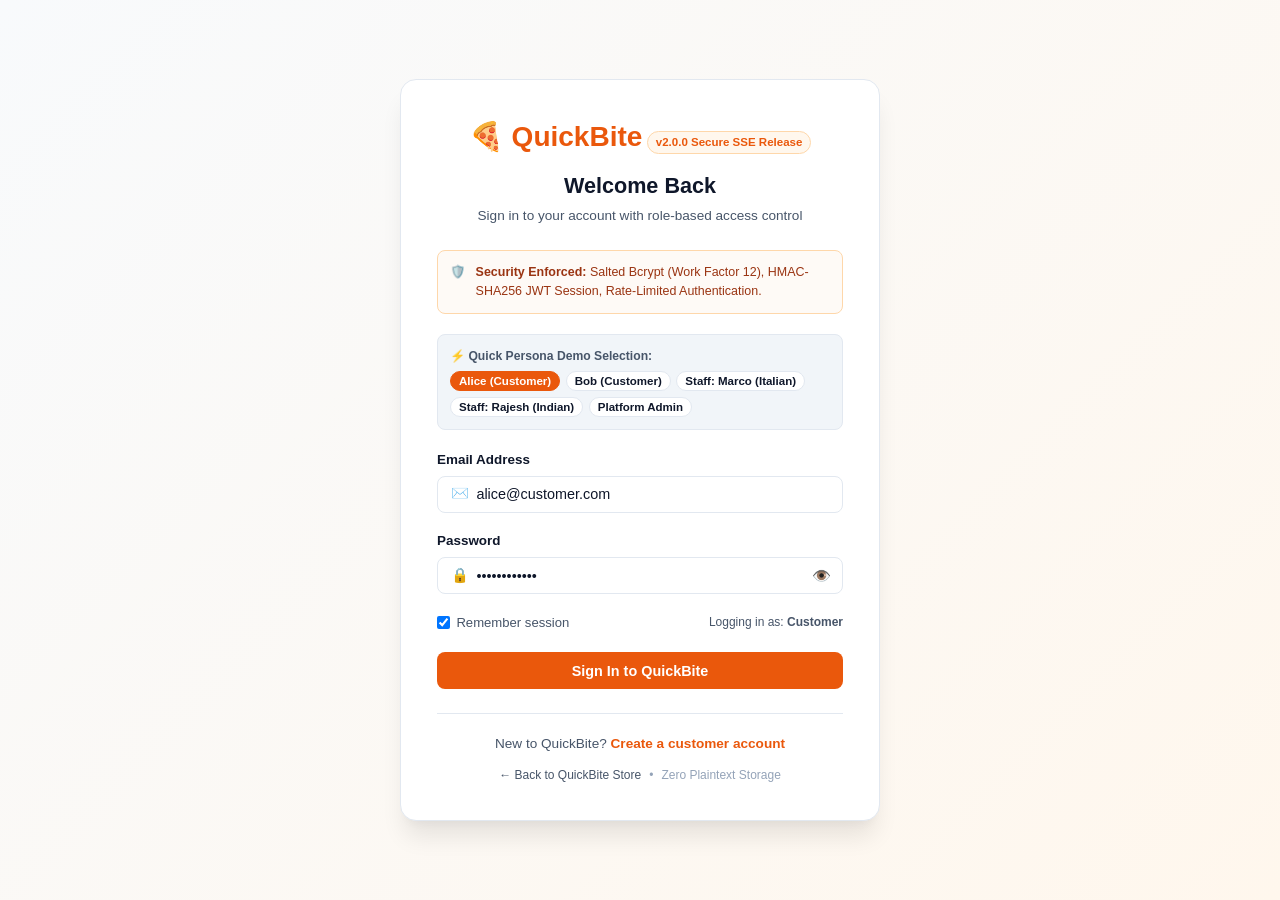
<file: frontend/login.html>
<!DOCTYPE html>
<html lang="en">
<head>
  <meta charset="UTF-8">
  <meta name="viewport" content="width=device-width, initial-scale=1.0">
  <title>Login — QuickBite Secure Portal</title>
  <link rel="stylesheet" href="styles.css">
</head>
<body class="auth-page-body">

  <div class="auth-container">
    <div class="auth-card">
      
      <!-- Brand & Header -->
      <div class="auth-header">
        <div class="auth-brand">
          <span class="auth-icon">🍕</span>
          <span class="auth-brand-text">QuickBite</span>
        </div>
        <div class="auth-version-badge">v2.0.0 Secure SSE Release</div>
        <h1 class="auth-title">Welcome Back</h1>
        <p class="auth-subtitle">Sign in to your account with role-based access control</p>
      </div>

      <!-- Security Trust Bar -->
      <div class="auth-security-notice">
        <div class="notice-icon">🛡️</div>
        <div class="notice-text">
          <strong>Security Enforced:</strong> Salted Bcrypt (Work Factor 12), HMAC-SHA256 JWT Session, Rate-Limited Authentication.
        </div>
      </div>

      <!-- Quick Persona Selection (For Evaluation Convenience) -->
      <div class="persona-section">
        <div class="persona-label">⚡ Quick Persona Demo Selection:</div>
        <div class="persona-chips">
          <button type="button" class="persona-chip active" onclick="selectPersona('alice')">Alice (Customer)</button>
          <button type="button" class="persona-chip" onclick="selectPersona('bob')">Bob (Customer)</button>
          <button type="button" class="persona-chip" onclick="selectPersona('staff1')">Staff: Marco (Italian)</button>
          <button type="button" class="persona-chip" onclick="selectPersona('staff2')">Staff: Rajesh (Indian)</button>
          <button type="button" class="persona-chip" onclick="selectPersona('admin')">Platform Admin</button>
        </div>
      </div>

      <!-- Alert / Feedback Banner -->
      <div id="auth-alert" class="alert-box" style="display: none;"></div>

      <!-- Login Form -->
      <form id="login-form" onsubmit="handleLoginSubmit(event)" novalidate>
        <div class="form-group">
          <label class="form-label" for="email-input">Email Address</label>
          <div class="input-wrapper">
            <span class="input-icon">✉️</span>
            <input 
              type="email" 
              id="email-input" 
              class="form-input with-icon" 
              placeholder="name@example.com" 
              required 
              autocomplete="email"
              value="alice@customer.com"
            >
          </div>
        </div>

        <div class="form-group">
          <label class="form-label" for="password-input">Password</label>
          <div class="input-wrapper">
            <span class="input-icon">🔒</span>
            <input 
              type="password" 
              id="password-input" 
              class="form-input with-icon" 
              placeholder="••••••••" 
              required 
              autocomplete="current-password"
              value="Customer@123"
            >
            <button type="button" class="password-toggle-btn" onclick="togglePasswordVisibility('password-input', this)">👁️</button>
          </div>
        </div>

        <div class="form-row-between">
          <label class="checkbox-label">
            <input type="checkbox" id="remember-me" checked>
            <span>Remember session</span>
          </label>
          <span class="badge-role-hint" id="role-hint">Logging in as: <strong>Customer</strong></span>
        </div>

        <button type="submit" id="login-btn" class="btn-primary btn-block">
          <span id="login-btn-text">Sign In to QuickBite</span>
          <span id="login-btn-spinner" class="spinner" style="display: none;"></span>
        </button>
      </form>

      <!-- Footer Links -->
      <div class="auth-footer">
        <p>New to QuickBite? <a href="/register" class="auth-link">Create a customer account</a></p>
        <div class="auth-meta">
          <a href="/" class="auth-link-secondary">← Back to QuickBite Store</a>
          <span class="divider">•</span>
          <span class="security-tag">Zero Plaintext Storage</span>
        </div>
      </div>

    </div>
  </div>

  <script>
    const PERSONAS = {
      alice: { email: 'alice@customer.com', password: 'Customer@123', label: 'Customer', role: 'customer' },
      bob: { email: 'bob@customer.com', password: 'Customer@123', label: 'Customer', role: 'customer' },
      staff1: { email: 'staff1@quickbite.com', password: 'Staff@123', label: 'Restaurant Staff (Bella Italia)', role: 'restaurant_staff' },
      staff2: { email: 'staff2@quickbite.com', password: 'Staff@123', label: 'Restaurant Staff (Spice Craft)', role: 'restaurant_staff' },
      admin: { email: 'admin@quickbite.com', password: 'Admin@123', label: 'Platform Administrator', role: 'admin' }
    };

    function selectPersona(key) {
      document.querySelectorAll('.persona-chip').forEach(c => c.classList.remove('active'));
      event.target.classList.add('active');
      const p = PERSONAS[key];
      if (p) {
        document.getElementById('email-input').value = p.email;
        document.getElementById('password-input').value = p.password;
        document.getElementById('role-hint').innerHTML = `Logging in as: <strong>${p.label}</strong>`;
        showAlert('', 'hide');
      }
    }

    function togglePasswordVisibility(inputId, btn) {
      const input = document.getElementById(inputId);
      if (input.type === 'password') {
        input.type = 'text';
        btn.textContent = '🙈';
      } else {
        input.type = 'password';
        btn.textContent = '👁️';
      }
    }

    function showAlert(message, type) {
      const box = document.getElementById('auth-alert');
      if (type === 'hide') {
        box.style.display = 'none';
        return;
      }
      box.textContent = message;
      box.className = `alert-box alert-${type}`;
      box.style.display = 'block';
    }

    async function handleLoginSubmit(event) {
      event.preventDefault();
      const email = document.getElementById('email-input').value.trim();
      const password = document.getElementById('password-input').value;
      const btn = document.getElementById('login-btn');
      const btnText = document.getElementById('login-btn-text');
      const btnSpinner = document.getElementById('login-btn-spinner');

      if (!email || !password) {
        showAlert('Please provide both email and password.', 'error');
        return;
      }

      btn.disabled = true;
      btnText.textContent = 'Verifying Credentials...';
      btnSpinner.style.display = 'inline-block';
      showAlert('', 'hide');

      try {
        const response = await fetch('/api/auth/login', {
          method: 'POST',
          headers: { 'Content-Type': 'application/json' },
          body: JSON.stringify({ email, password })
        });

        const data = await response.json();

        if (!response.ok) {
          showAlert(data.detail || 'Authentication failed. Please check your credentials.', 'error');
          btn.disabled = false;
          btnText.textContent = 'Sign In to QuickBite';
          btnSpinner.style.display = 'none';
          return;
        }

        // Store JWT token and user profile securely in localStorage
        localStorage.setItem('quickbite_token', data.access_token);
        localStorage.setItem('quickbite_user', JSON.stringify(data.user));

        showAlert(`Authentication successful! Welcome, ${data.user.full_name}. Redirecting...`, 'success');
        btnText.textContent = 'Redirecting...';

        setTimeout(() => {
          window.location.href = '/';
        }, 600);

      } catch (err) {
        console.error('Login network error', err);
        showAlert('Network error or server unreachable. Please verify backend is running.', 'error');
        btn.disabled = false;
        btnText.textContent = 'Sign In to QuickBite';
        btnSpinner.style.display = 'none';
      }
    }

    // Check if already authenticated
    window.addEventListener('DOMContentLoaded', () => {
      const token = localStorage.getItem('quickbite_token');
      if (token) {
        // Option to continue with existing session
        fetch('/api/auth/me', {
          headers: { 'Authorization': `Bearer ${token}` }
        }).then(r => {
          if (r.ok) {
            showAlert('Active session detected. Redirecting to application...', 'success');
            setTimeout(() => { window.location.href = '/'; }, 500);
          }
        }).catch(() => {});
      }
    });
  </script>
</body>
</html>
</file>
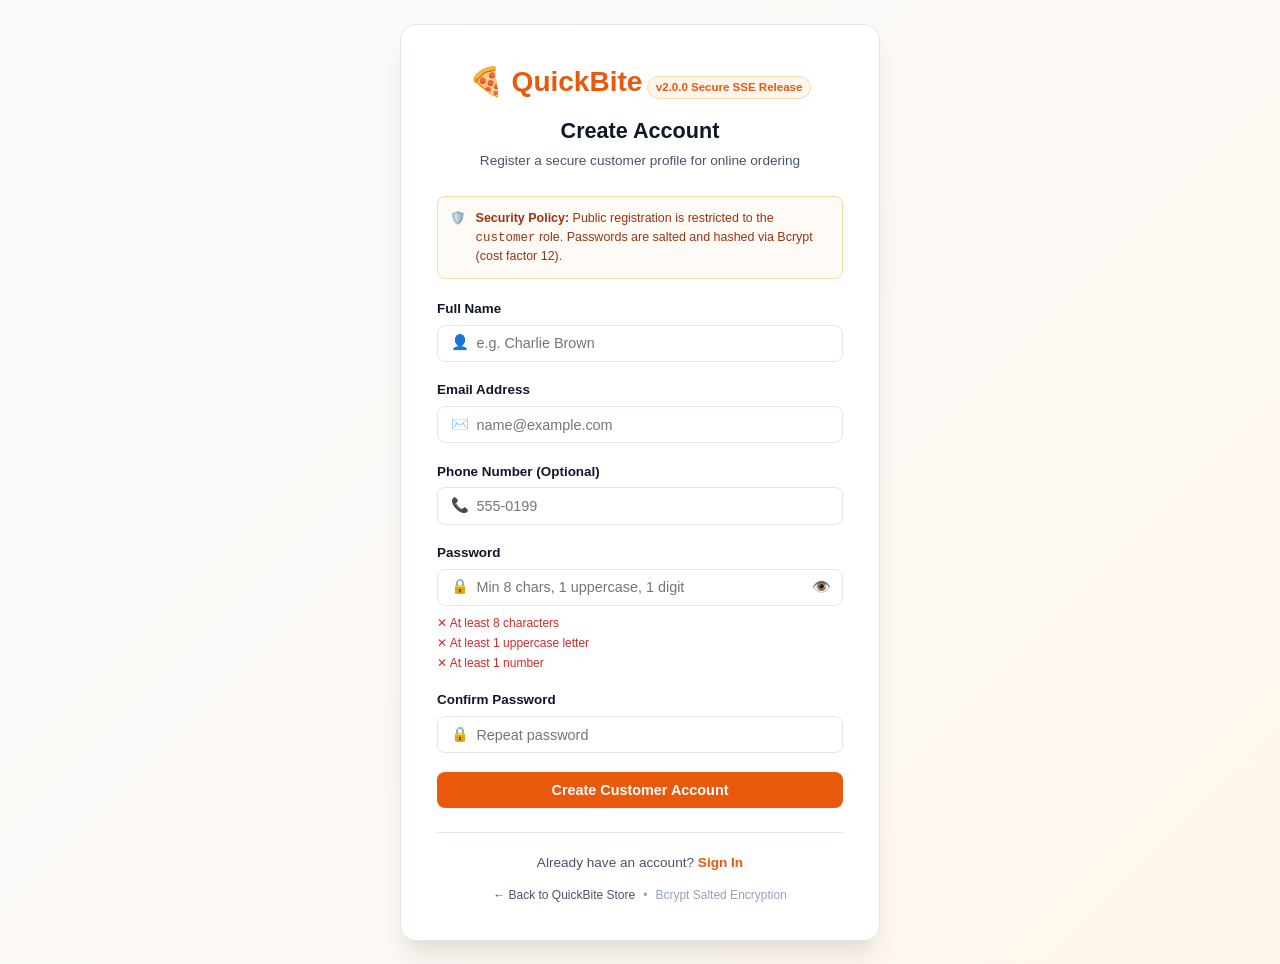
<file: frontend/register.html>
<!DOCTYPE html>
<html lang="en">
<head>
  <meta charset="UTF-8">
  <meta name="viewport" content="width=device-width, initial-scale=1.0">
  <title>Register — QuickBite Secure Portal</title>
  <link rel="stylesheet" href="styles.css">
</head>
<body class="auth-page-body">

  <div class="auth-container">
    <div class="auth-card">
      
      <!-- Brand & Header -->
      <div class="auth-header">
        <div class="auth-brand">
          <span class="auth-icon">🍕</span>
          <span class="auth-brand-text">QuickBite</span>
        </div>
        <div class="auth-version-badge">v2.0.0 Secure SSE Release</div>
        <h1 class="auth-title">Create Account</h1>
        <p class="auth-subtitle">Register a secure customer profile for online ordering</p>
      </div>

      <!-- Security Trust Bar -->
      <div class="auth-security-notice">
        <div class="notice-icon">🛡️</div>
        <div class="notice-text">
          <strong>Security Policy:</strong> Public registration is restricted to the <code>customer</code> role. Passwords are salted and hashed via Bcrypt (cost factor 12).
        </div>
      </div>

      <!-- Alert / Feedback Banner -->
      <div id="auth-alert" class="alert-box" style="display: none;"></div>

      <!-- Register Form -->
      <form id="register-form" onsubmit="handleRegisterSubmit(event)" novalidate>
        <div class="form-group">
          <label class="form-label" for="name-input">Full Name</label>
          <div class="input-wrapper">
            <span class="input-icon">👤</span>
            <input 
              type="text" 
              id="name-input" 
              class="form-input with-icon" 
              placeholder="e.g. Charlie Brown" 
              required 
              autocomplete="name"
            >
          </div>
        </div>

        <div class="form-group">
          <label class="form-label" for="email-input">Email Address</label>
          <div class="input-wrapper">
            <span class="input-icon">✉️</span>
            <input 
              type="email" 
              id="email-input" 
              class="form-input with-icon" 
              placeholder="name@example.com" 
              required 
              autocomplete="email"
            >
          </div>
        </div>

        <div class="form-group">
          <label class="form-label" for="phone-input">Phone Number (Optional)</label>
          <div class="input-wrapper">
            <span class="input-icon">📞</span>
            <input 
              type="tel" 
              id="phone-input" 
              class="form-input with-icon" 
              placeholder="555-0199" 
              autocomplete="tel"
            >
          </div>
        </div>

        <div class="form-group">
          <label class="form-label" for="password-input">Password</label>
          <div class="input-wrapper">
            <span class="input-icon">🔒</span>
            <input 
              type="password" 
              id="password-input" 
              class="form-input with-icon" 
              placeholder="Min 8 chars, 1 uppercase, 1 digit" 
              required 
              autocomplete="new-password"
              oninput="checkPasswordStrength(this.value)"
            >
            <button type="button" class="password-toggle-btn" onclick="togglePasswordVisibility('password-input', this)">👁️</button>
          </div>
          <!-- Password strength indicators -->
          <div class="password-checklist">
            <div id="pw-len" class="pw-check-item">✕ At least 8 characters</div>
            <div id="pw-upper" class="pw-check-item">✕ At least 1 uppercase letter</div>
            <div id="pw-num" class="pw-check-item">✕ At least 1 number</div>
          </div>
        </div>

        <div class="form-group">
          <label class="form-label" for="confirm-password-input">Confirm Password</label>
          <div class="input-wrapper">
            <span class="input-icon">🔒</span>
            <input 
              type="password" 
              id="confirm-password-input" 
              class="form-input with-icon" 
              placeholder="Repeat password" 
              required 
              autocomplete="new-password"
            >
          </div>
        </div>

        <button type="submit" id="register-btn" class="btn-primary btn-block">
          <span id="register-btn-text">Create Customer Account</span>
          <span id="register-btn-spinner" class="spinner" style="display: none;"></span>
        </button>
      </form>

      <!-- Footer Links -->
      <div class="auth-footer">
        <p>Already have an account? <a href="/login" class="auth-link">Sign In</a></p>
        <div class="auth-meta">
          <a href="/" class="auth-link-secondary">← Back to QuickBite Store</a>
          <span class="divider">•</span>
          <span class="security-tag">Bcrypt Salted Encryption</span>
        </div>
      </div>

    </div>
  </div>

  <script>
    function togglePasswordVisibility(inputId, btn) {
      const input = document.getElementById(inputId);
      if (input.type === 'password') {
        input.type = 'text';
        btn.textContent = '🙈';
      } else {
        input.type = 'password';
        btn.textContent = '👁️';
      }
    }

    function checkPasswordStrength(val) {
      const lenOk = val.length >= 8;
      const upperOk = /[A-Z]/.test(val);
      const numOk = /[0-9]/.test(val);

      updateCheckItem('pw-len', lenOk, 'At least 8 characters');
      updateCheckItem('pw-upper', upperOk, 'At least 1 uppercase letter');
      updateCheckItem('pw-num', numOk, 'At least 1 number');
    }

    function updateCheckItem(id, isOk, text) {
      const el = document.getElementById(id);
      if (isOk) {
        el.className = 'pw-check-item pw-ok';
        el.textContent = `✓ ${text}`;
      } else {
        el.className = 'pw-check-item';
        el.textContent = `✕ ${text}`;
      }
    }

    function showAlert(message, type) {
      const box = document.getElementById('auth-alert');
      if (type === 'hide') {
        box.style.display = 'none';
        return;
      }
      box.textContent = message;
      box.className = `alert-box alert-${type}`;
      box.style.display = 'block';
    }

    async function handleRegisterSubmit(event) {
      event.preventDefault();
      const fullName = document.getElementById('name-input').value.trim();
      const email = document.getElementById('email-input').value.trim();
      const phone = document.getElementById('phone-input').value.trim() || null;
      const password = document.getElementById('password-input').value;
      const confirmPassword = document.getElementById('confirm-password-input').value;

      const btn = document.getElementById('register-btn');
      const btnText = document.getElementById('register-btn-text');
      const btnSpinner = document.getElementById('register-btn-spinner');

      if (!fullName || !email || !password) {
        showAlert('Please fill in all required fields.', 'error');
        return;
      }

      if (password !== confirmPassword) {
        showAlert('Passwords do not match. Please verify.', 'error');
        return;
      }

      if (password.length < 8 || !/[A-Z]/.test(password) || !/[0-9]/.test(password)) {
        showAlert('Password must be at least 8 characters long, contain an uppercase letter and a number.', 'error');
        return;
      }

      btn.disabled = true;
      btnText.textContent = 'Creating Account...';
      btnSpinner.style.display = 'inline-block';
      showAlert('', 'hide');

      try {
        const payload = {
          full_name: fullName,
          email: email,
          password: password,
          role: 'customer',
          phone: phone
        };

        const response = await fetch('/api/auth/register', {
          method: 'POST',
          headers: { 'Content-Type': 'application/json' },
          body: JSON.stringify(payload)
        });

        const data = await response.json();

        if (!response.ok) {
          showAlert(data.detail || 'Registration failed.', 'error');
          btn.disabled = false;
          btnText.textContent = 'Create Customer Account';
          btnSpinner.style.display = 'none';
          return;
        }

        showAlert('Account created successfully! Redirecting to login...', 'success');
        btnText.textContent = 'Redirecting to Login...';

        setTimeout(() => {
          window.location.href = '/login';
        }, 1000);

      } catch (err) {
        console.error('Registration network error', err);
        showAlert('Network error or server unreachable.', 'error');
        btn.disabled = false;
        btnText.textContent = 'Create Customer Account';
        btnSpinner.style.display = 'none';
      }
    }
  </script>
</body>
</html>
</file>
<file: frontend/styles.css>
/* ==============================================================================
   QuickBite — Secure Online Food Ordering Platform
   Release: v2.0.0 End-Semester Laboratory Examination
   Design System: Modern Food-Ordering Clean Light Theme with Warm Neutrals
============================================================================== */

:root {
  /* Color Palette */
  --primary: #ea580c;          /* Warm vibrant saffron orange */
  --primary-hover: #c2410c;    /* Deep orange */
  --primary-light: #fff7ed;    /* Warm peach tint */
  --primary-border: #fed7aa;   /* Soft orange border */
  
  --secondary: #059669;        /* Emerald green */
  --secondary-light: #ecfdf5;  /* Soft emerald tint */
  --secondary-border: #a7f3d0;

  --accent-blue: #2563eb;       /* Professional blue */
  --accent-blue-light: #eff6ff;

  --danger: #dc2626;           /* Crimson red */
  --danger-light: #fef2f2;
  --danger-border: #fecaca;

  --warning: #d97706;          /* Amber */
  --warning-light: #fffbeb;

  /* Surfaces and Neutrals */
  --bg-main: #f8fafc;          /* Slate 50 clean background */
  --bg-card: #ffffff;          /* Pure white card */
  --bg-subtle: #f1f5f9;        /* Slate 100 neutral */
  --bg-warm: #fefaf6;          /* Warm cream neutral */
  
  --text-primary: #0f172a;     /* Slate 900 */
  --text-secondary: #475569;   /* Slate 600 */
  --text-muted: #94a3b8;       /* Slate 400 */
  --border-color: #e2e8f0;     /* Slate 200 */
  --border-focus: #fdba74;     /* Focus ring */

  /* Dimensions & Spacing */
  --radius-xs: 4px;
  --radius-sm: 8px;
  --radius-md: 12px;
  --radius-lg: 16px;
  --radius-full: 9999px;

  /* Elevation Shadows */
  --shadow-xs: 0 1px 2px rgba(0, 0, 0, 0.04);
  --shadow-sm: 0 1px 3px rgba(0, 0, 0, 0.06), 0 1px 2px rgba(0, 0, 0, 0.04);
  --shadow-md: 0 4px 6px -1px rgba(0, 0, 0, 0.07), 0 2px 4px -2px rgba(0, 0, 0, 0.05);
  --shadow-lg: 0 10px 15px -3px rgba(0, 0, 0, 0.08), 0 4px 6px -4px rgba(0, 0, 0, 0.04);
  --shadow-xl: 0 20px 25px -5px rgba(0, 0, 0, 0.09), 0 8px 10px -6px rgba(0, 0, 0, 0.04);

  --font-family: -apple-system, BlinkMacSystemFont, "Segoe UI", Roboto, "Helvetica Neue", Arial, sans-serif;
}

/* Base Reset */
*, *::before, *::after {
  box-sizing: border-box;
  margin: 0;
  padding: 0;
}

body {
  font-family: var(--font-family);
  background-color: var(--bg-main);
  color: var(--text-primary);
  line-height: 1.5;
  min-height: 100vh;
  display: flex;
  flex-direction: column;
  -webkit-font-smoothing: antialiased;
}

/* ==============================================================================
   Navbar & Navigation
============================================================================== */
.navbar {
  background: var(--bg-card);
  border-bottom: 1px solid var(--border-color);
  padding: 0.75rem 2rem;
  display: flex;
  justify-content: space-between;
  align-items: center;
  position: sticky;
  top: 0;
  z-index: 1000;
  box-shadow: var(--shadow-sm);
}

.brand {
  display: flex;
  align-items: center;
  gap: 0.6rem;
  text-decoration: none;
  font-weight: 800;
  font-size: 1.35rem;
  color: var(--primary);
  cursor: pointer;
  letter-spacing: -0.02em;
}

.brand-badge {
  background: var(--primary-light);
  color: var(--primary);
  font-size: 0.7rem;
  font-weight: 700;
  padding: 2px 8px;
  border-radius: var(--radius-full);
  border: 1px solid var(--primary-border);
  text-transform: uppercase;
  letter-spacing: 0.04em;
}

.nav-links {
  display: flex;
  gap: 0.5rem;
  align-items: center;
}

.nav-btn {
  background: none;
  border: none;
  padding: 0.5rem 0.9rem;
  font-size: 0.9rem;
  font-weight: 600;
  color: var(--text-secondary);
  cursor: pointer;
  border-radius: var(--radius-sm);
  transition: all 0.15s ease-in-out;
}

.nav-btn:hover {
  color: var(--primary);
  background: var(--primary-light);
}

.nav-btn.active {
  color: var(--primary);
  background: var(--primary-light);
  font-weight: 700;
}

.navbar-right {
  display: flex;
  align-items: center;
  gap: 0.85rem;
}

.user-badge-container {
  display: flex;
  align-items: center;
  gap: 0.5rem;
  background: var(--bg-subtle);
  padding: 0.35rem 0.75rem;
  border-radius: var(--radius-full);
  border: 1px solid var(--border-color);
  font-size: 0.82rem;
  font-weight: 600;
}

.user-role-pill {
  font-size: 0.72rem;
  padding: 2px 6px;
  border-radius: var(--radius-full);
  font-weight: 700;
  text-transform: uppercase;
}

.role-customer { background: #dbeafe; color: #1e40af; }
.role-staff { background: #fef3c7; color: #92400e; }
.role-admin { background: #f3e8ff; color: #6b21a8; }

.cart-btn {
  background: var(--primary-light);
  color: var(--primary);
  border: 1px solid var(--primary-border);
  padding: 0.45rem 1rem;
  border-radius: var(--radius-full);
  font-weight: 700;
  font-size: 0.9rem;
  cursor: pointer;
  display: flex;
  align-items: center;
  gap: 0.5rem;
  transition: all 0.15s ease;
}

.cart-btn:hover {
  background: var(--primary);
  color: #ffffff;
}

.cart-badge {
  background: var(--primary);
  color: #ffffff;
  font-size: 0.75rem;
  padding: 2px 6px;
  border-radius: var(--radius-full);
  min-width: 18px;
  text-align: center;
}

.cart-btn:hover .cart-badge {
  background: #ffffff;
  color: var(--primary);
}

/* ==============================================================================
   Main Container & Security Posture Card
============================================================================== */
.container {
  max-width: 1240px;
  margin: 1.5rem auto 3rem auto;
  padding: 0 1.25rem;
  flex: 1;
  width: 100%;
}

/* Security Trust Banner */
.security-banner {
  background: linear-gradient(135deg, #ffffff 0%, #fffbf7 100%);
  border: 1px solid #fed7aa;
  border-left: 4px solid var(--primary);
  border-radius: var(--radius-md);
  padding: 0.9rem 1.25rem;
  margin-bottom: 1.75rem;
  display: flex;
  justify-content: space-between;
  align-items: center;
  box-shadow: var(--shadow-xs);
}

.security-banner-title {
  display: flex;
  align-items: center;
  gap: 0.5rem;
  font-weight: 700;
  font-size: 0.9rem;
  color: #9a3412;
}

.security-banner-tags {
  display: flex;
  gap: 0.5rem;
  font-size: 0.75rem;
  color: var(--text-secondary);
}

.sec-pill {
  background: #ffffff;
  border: 1px solid var(--border-color);
  padding: 2px 8px;
  border-radius: var(--radius-sm);
  font-weight: 600;
}

.btn-sec-posture {
  background: #ffffff;
  color: var(--primary);
  border: 1px solid var(--primary-border);
  padding: 0.35rem 0.75rem;
  border-radius: var(--radius-sm);
  font-size: 0.8rem;
  font-weight: 700;
  cursor: pointer;
  transition: all 0.15s;
}

.btn-sec-posture:hover {
  background: var(--primary);
  color: #ffffff;
}

/* Section Header */
.section-header {
  display: flex;
  justify-content: space-between;
  align-items: center;
  margin-bottom: 1.25rem;
}

.section-title {
  font-size: 1.4rem;
  font-weight: 800;
  color: var(--text-primary);
  letter-spacing: -0.01em;
}

.section-subtitle {
  font-size: 0.88rem;
  color: var(--text-secondary);
  margin-top: 2px;
}

/* ==============================================================================
   Restaurant & Food Cards Grid
============================================================================== */
.grid-restaurants {
  display: grid;
  grid-template-columns: repeat(auto-fill, minmax(320px, 1fr));
  gap: 1.25rem;
  margin-bottom: 2.5rem;
}

.restaurant-card {
  background: var(--bg-card);
  border: 1px solid var(--border-color);
  border-radius: var(--radius-md);
  padding: 1.25rem;
  cursor: pointer;
  transition: all 0.2s ease;
  box-shadow: var(--shadow-xs);
  display: flex;
  flex-direction: column;
  justify-content: space-between;
  position: relative;
}

.restaurant-card:hover {
  border-color: var(--primary-border);
  box-shadow: var(--shadow-md);
  transform: translateY(-2px);
}

.restaurant-card.active-restaurant {
  border: 2px solid var(--primary);
  background: #fffdfa;
  box-shadow: var(--shadow-md);
}

.rest-card-header {
  display: flex;
  justify-content: space-between;
  align-items: flex-start;
  margin-bottom: 0.5rem;
}

.rest-card-name {
  font-size: 1.15rem;
  font-weight: 750;
  color: var(--text-primary);
}

.rest-cuisine-badge {
  background: var(--primary-light);
  color: var(--primary);
  font-size: 0.72rem;
  font-weight: 700;
  padding: 2px 8px;
  border-radius: var(--radius-full);
}

.rest-card-info {
  font-size: 0.84rem;
  color: var(--text-secondary);
  margin-bottom: 0.75rem;
}

.rest-card-footer {
  display: flex;
  justify-content: space-between;
  align-items: center;
  font-size: 0.8rem;
  font-weight: 600;
  padding-top: 0.75rem;
  border-top: 1px solid var(--border-color);
}

.active-indicator {
  display: flex;
  align-items: center;
  gap: 4px;
  color: var(--secondary);
}

.active-dot {
  width: 7px;
  height: 7px;
  border-radius: 50%;
  background-color: var(--secondary);
  display: inline-block;
}

/* Category Filter Bar */
.filter-bar {
  display: flex;
  gap: 0.5rem;
  overflow-x: auto;
  padding-bottom: 0.5rem;
  margin-bottom: 1.5rem;
}

.filter-chip {
  background: var(--bg-card);
  border: 1px solid var(--border-color);
  padding: 0.4rem 0.9rem;
  border-radius: var(--radius-full);
  font-size: 0.82rem;
  font-weight: 600;
  color: var(--text-secondary);
  cursor: pointer;
  white-space: nowrap;
  transition: all 0.15s;
}

.filter-chip:hover {
  border-color: var(--primary);
  color: var(--primary);
}

.filter-chip.active {
  background: var(--primary);
  color: #ffffff;
  border-color: var(--primary);
}

/* Menu Grid */
.menu-grid {
  display: grid;
  grid-template-columns: repeat(auto-fill, minmax(280px, 1fr));
  gap: 1.25rem;
}

.food-card {
  background: var(--bg-card);
  border: 1px solid var(--border-color);
  border-radius: var(--radius-md);
  padding: 1.25rem;
  display: flex;
  flex-direction: column;
  justify-content: space-between;
  box-shadow: var(--shadow-xs);
  transition: all 0.2s ease;
}

.food-card:hover {
  box-shadow: var(--shadow-md);
  border-color: #cbd5e1;
}

.food-header {
  display: flex;
  justify-content: space-between;
  align-items: flex-start;
  margin-bottom: 0.4rem;
}

.food-title {
  font-size: 1.05rem;
  font-weight: 750;
  color: var(--text-primary);
}

.food-category-pill {
  font-size: 0.7rem;
  font-weight: 600;
  padding: 2px 6px;
  border-radius: var(--radius-sm);
  background: var(--bg-subtle);
  color: var(--text-secondary);
}

.food-desc {
  font-size: 0.82rem;
  color: var(--text-secondary);
  margin-bottom: 1rem;
  line-height: 1.4;
  flex-grow: 1;
}

.food-footer {
  display: flex;
  justify-content: space-between;
  align-items: center;
  padding-top: 0.75rem;
  border-top: 1px solid var(--border-color);
}

.food-price {
  font-size: 1.15rem;
  font-weight: 800;
  color: #0f172a;
}

.food-price-subtext {
  font-size: 0.68rem;
  color: var(--text-muted);
  display: block;
}

.btn-add-cart {
  background: var(--primary);
  color: #ffffff;
  border: none;
  padding: 0.45rem 0.9rem;
  border-radius: var(--radius-sm);
  font-weight: 700;
  font-size: 0.85rem;
  cursor: pointer;
  transition: all 0.15s;
}

.btn-add-cart:hover {
  background: var(--primary-hover);
}

/* ==============================================================================
   Cart Drawer / Tab & Authoritative Pricing Box
============================================================================== */
.cart-layout {
  display: grid;
  grid-template-columns: 1.4fr 1fr;
  gap: 1.5rem;
}

.cart-box {
  background: var(--bg-card);
  border: 1px solid var(--border-color);
  border-radius: var(--radius-md);
  padding: 1.5rem;
  box-shadow: var(--shadow-sm);
}

.cart-line-item {
  display: flex;
  justify-content: space-between;
  align-items: center;
  padding: 0.85rem 0;
  border-bottom: 1px solid var(--border-color);
}

.cart-line-item:last-child {
  border-bottom: none;
}

.item-details {
  flex-grow: 1;
}

.item-name {
  font-weight: 700;
  font-size: 0.95rem;
}

.item-unit-price {
  font-size: 0.8rem;
  color: var(--text-secondary);
}

.qty-controls {
  display: flex;
  align-items: center;
  gap: 0.4rem;
  margin: 0 1rem;
}

.qty-btn {
  background: var(--bg-subtle);
  border: 1px solid var(--border-color);
  width: 28px;
  height: 28px;
  border-radius: var(--radius-xs);
  display: flex;
  align-items: center;
  justify-content: center;
  font-weight: 800;
  cursor: pointer;
}

.qty-btn:hover {
  background: #e2e8f0;
}

.qty-num {
  font-weight: 700;
  font-size: 0.88rem;
  min-width: 20px;
  text-align: center;
}

.checkout-totals {
  background: var(--bg-subtle);
  border: 1px solid var(--border-color);
  border-radius: var(--radius-sm);
  padding: 1rem;
  margin: 1.25rem 0;
}

.total-line {
  display: flex;
  justify-content: space-between;
  font-size: 0.88rem;
  margin-bottom: 0.4rem;
  color: var(--text-secondary);
}

.total-grand {
  margin-top: 0.75rem;
  padding-top: 0.75rem;
  border-top: 1px solid var(--border-color);
  font-size: 1.15rem;
  font-weight: 800;
  color: var(--text-primary);
}

.pricing-guarantee-note {
  background: #fffbeb;
  border: 1px solid #fef3c7;
  padding: 0.75rem;
  border-radius: var(--radius-sm);
  margin-bottom: 1rem;
  font-size: 0.78rem;
  color: #92400e;
  line-height: 1.4;
}

/* ==============================================================================
   Order Live Timeline / Stepper
============================================================================== */
.stepper-container {
  background: #ffffff;
  border: 1px solid var(--border-color);
  border-radius: var(--radius-md);
  padding: 1.5rem;
  margin-bottom: 1.5rem;
  box-shadow: var(--shadow-sm);
}

.stepper {
  display: flex;
  justify-content: space-between;
  position: relative;
  margin: 2rem 1.5rem 1rem 1.5rem;
}

.stepper::before {
  content: '';
  position: absolute;
  top: 18px;
  left: 0;
  right: 0;
  height: 3px;
  background: var(--border-color);
  z-index: 1;
}

.step-node {
  position: relative;
  z-index: 2;
  background: var(--bg-subtle);
  border: 3px solid var(--border-color);
  color: var(--text-muted);
  width: 38px;
  height: 38px;
  border-radius: 50%;
  display: flex;
  align-items: center;
  justify-content: center;
  font-weight: 800;
  font-size: 0.85rem;
}

.step-node.active {
  background: var(--primary);
  border-color: var(--primary);
  color: #ffffff;
  box-shadow: 0 0 0 4px var(--primary-light);
}

.step-node.completed {
  background: var(--secondary);
  border-color: var(--secondary);
  color: #ffffff;
}

.step-label {
  position: absolute;
  top: 44px;
  left: 50%;
  transform: translateX(-50%);
  font-size: 0.75rem;
  font-weight: 700;
  color: var(--text-secondary);
  white-space: nowrap;
}

/* Badges */
.badge {
  display: inline-block;
  padding: 3px 9px;
  border-radius: var(--radius-full);
  font-size: 0.75rem;
  font-weight: 700;
  text-transform: uppercase;
  letter-spacing: 0.03em;
}

.badge-placed { background: #e0f2fe; color: #0369a1; }
.badge-accepted { background: #fef3c7; color: #b45309; }
.badge-preparing { background: #ffedd5; color: #c2410c; }
.badge-out_for_delivery { background: #f3e8ff; color: #7e22ce; }
.badge-delivered { background: #dcfce7; color: #15803d; }
.badge-cancelled, .badge-rejected { background: #fee2e2; color: #b91c1c; }

/* ==============================================================================
   Data Tables (Orders, Kitchen, Audit, Menu)
============================================================================== */
.table-container {
  background: var(--bg-card);
  border: 1px solid var(--border-color);
  border-radius: var(--radius-md);
  overflow-x: auto;
  box-shadow: var(--shadow-xs);
}

table {
  width: 100%;
  border-collapse: collapse;
  text-align: left;
  font-size: 0.88rem;
}

th {
  background: var(--bg-subtle);
  color: var(--text-secondary);
  padding: 0.85rem 1rem;
  font-weight: 700;
  border-bottom: 1px solid var(--border-color);
  font-size: 0.78rem;
  text-transform: uppercase;
  letter-spacing: 0.04em;
}

td {
  padding: 0.85rem 1rem;
  border-bottom: 1px solid var(--border-color);
  color: var(--text-primary);
  vertical-align: middle;
}

tr:last-child td {
  border-bottom: none;
}

tr:hover td {
  background: #fbfcfe;
}

/* ==============================================================================
   Buttons & Form Controls
============================================================================== */
.btn-primary {
  background: var(--primary);
  color: #ffffff;
  border: none;
  padding: 0.65rem 1.25rem;
  border-radius: var(--radius-sm);
  font-size: 0.9rem;
  font-weight: 700;
  cursor: pointer;
  transition: all 0.15s;
  display: inline-flex;
  align-items: center;
  justify-content: center;
  gap: 0.5rem;
}

.btn-primary:hover {
  background: var(--primary-hover);
}

.btn-secondary {
  background: #ffffff;
  color: var(--text-secondary);
  border: 1px solid var(--border-color);
  padding: 0.5rem 1rem;
  border-radius: var(--radius-sm);
  font-size: 0.85rem;
  font-weight: 600;
  cursor: pointer;
  transition: all 0.15s;
}

.btn-secondary:hover {
  background: var(--bg-subtle);
  color: var(--text-primary);
}

.btn-danger {
  background: #ffffff;
  color: var(--danger);
  border: 1px solid var(--danger-border);
  padding: 0.4rem 0.8rem;
  border-radius: var(--radius-sm);
  font-size: 0.8rem;
  font-weight: 700;
  cursor: pointer;
  transition: all 0.15s;
}

.btn-danger:hover {
  background: var(--danger);
  color: #ffffff;
}

.btn-block {
  width: 100%;
}

.form-group {
  margin-bottom: 1.15rem;
}

.form-label {
  display: block;
  font-size: 0.84rem;
  font-weight: 700;
  color: var(--text-primary);
  margin-bottom: 0.35rem;
}

.form-input, .form-select {
  width: 100%;
  padding: 0.6rem 0.85rem;
  border: 1px solid var(--border-color);
  border-radius: var(--radius-sm);
  font-size: 0.9rem;
  color: var(--text-primary);
  background: #ffffff;
  transition: border-color 0.15s, box-shadow 0.15s;
  outline: none;
}

.form-input:focus, .form-select:focus {
  border-color: var(--primary);
  box-shadow: 0 0 0 3px rgba(234, 88, 12, 0.15);
}

/* ==============================================================================
   Dedicated Authentication Pages (Login & Register)
============================================================================== */
.auth-page-body {
  background: linear-gradient(135deg, #f8fafc 0%, #fff7ed 100%);
  min-height: 100vh;
  display: flex;
  align-items: center;
  justify-content: center;
  padding: 1.5rem;
}

.auth-container {
  width: 100%;
  max-width: 480px;
}

.auth-card {
  background: #ffffff;
  border: 1px solid var(--border-color);
  border-radius: var(--radius-lg);
  padding: 2.25rem;
  box-shadow: var(--shadow-xl);
}

.auth-header {
  text-align: center;
  margin-bottom: 1.5rem;
}

.auth-brand {
  display: inline-flex;
  align-items: center;
  gap: 0.5rem;
  font-size: 1.75rem;
  font-weight: 900;
  color: var(--primary);
}

.auth-version-badge {
  display: inline-block;
  font-size: 0.72rem;
  font-weight: 700;
  background: var(--primary-light);
  color: var(--primary);
  border: 1px solid var(--primary-border);
  padding: 2px 8px;
  border-radius: var(--radius-full);
  margin-top: 0.35rem;
}

.auth-title {
  font-size: 1.35rem;
  font-weight: 800;
  color: var(--text-primary);
  margin-top: 0.75rem;
}

.auth-subtitle {
  font-size: 0.85rem;
  color: var(--text-secondary);
  margin-top: 0.25rem;
}

.auth-security-notice {
  background: var(--bg-warm);
  border: 1px solid #fed7aa;
  border-radius: var(--radius-sm);
  padding: 0.75rem;
  display: flex;
  gap: 0.6rem;
  font-size: 0.78rem;
  color: #9a3412;
  margin-bottom: 1.25rem;
}

.persona-section {
  background: var(--bg-subtle);
  border: 1px solid var(--border-color);
  border-radius: var(--radius-sm);
  padding: 0.75rem;
  margin-bottom: 1.25rem;
}

.persona-label {
  font-size: 0.76rem;
  font-weight: 700;
  color: var(--text-secondary);
  margin-bottom: 0.4rem;
}

.persona-chips {
  display: flex;
  flex-wrap: wrap;
  gap: 0.35rem;
}

.persona-chip {
  background: #ffffff;
  border: 1px solid var(--border-color);
  padding: 3px 8px;
  border-radius: var(--radius-full);
  font-size: 0.72rem;
  font-weight: 600;
  color: var(--text-primary);
  cursor: pointer;
  transition: all 0.15s;
}

.persona-chip:hover {
  border-color: var(--primary);
  color: var(--primary);
}

.persona-chip.active {
  background: var(--primary);
  color: #ffffff;
  border-color: var(--primary);
}

.input-wrapper {
  position: relative;
  display: flex;
  align-items: center;
}

.input-icon {
  position: absolute;
  left: 0.85rem;
  color: var(--text-muted);
  font-size: 0.9rem;
  pointer-events: none;
}

.form-input.with-icon {
  padding-left: 2.4rem;
}

.password-toggle-btn {
  position: absolute;
  right: 0.75rem;
  background: none;
  border: none;
  cursor: pointer;
  font-size: 0.95rem;
  color: var(--text-muted);
}

.form-row-between {
  display: flex;
  justify-content: space-between;
  align-items: center;
  margin-bottom: 1.25rem;
  font-size: 0.82rem;
}

.checkbox-label {
  display: flex;
  align-items: center;
  gap: 0.4rem;
  color: var(--text-secondary);
  cursor: pointer;
}

.badge-role-hint {
  font-size: 0.75rem;
  color: var(--text-secondary);
}

.auth-footer {
  text-align: center;
  margin-top: 1.5rem;
  padding-top: 1.25rem;
  border-top: 1px solid var(--border-color);
  font-size: 0.85rem;
  color: var(--text-secondary);
}

.auth-link {
  color: var(--primary);
  font-weight: 700;
  text-decoration: none;
}

.auth-link:hover {
  text-decoration: underline;
}

.auth-meta {
  margin-top: 0.75rem;
  font-size: 0.75rem;
  color: var(--text-muted);
  display: flex;
  justify-content: center;
  align-items: center;
  gap: 0.5rem;
}

.auth-link-secondary {
  color: var(--text-secondary);
  text-decoration: none;
}

.auth-link-secondary:hover {
  color: var(--text-primary);
}

.alert-box {
  padding: 0.75rem 1rem;
  border-radius: var(--radius-sm);
  font-size: 0.84rem;
  font-weight: 600;
  margin-bottom: 1.15rem;
}

.alert-error {
  background: var(--danger-light);
  border: 1px solid var(--danger-border);
  color: #991b1b;
}

.alert-success {
  background: var(--secondary-light);
  border: 1px solid var(--secondary-border);
  color: #065f46;
}

.password-checklist {
  margin-top: 0.5rem;
  font-size: 0.75rem;
}

.pw-check-item {
  color: var(--danger);
  margin-bottom: 2px;
}

.pw-check-item.pw-ok {
  color: var(--secondary);
}

.spinner {
  width: 14px;
  height: 14px;
  border: 2px solid rgba(255, 255, 255, 0.4);
  border-top-color: #ffffff;
  border-radius: 50%;
  animation: spin 0.6s linear infinite;
  display: inline-block;
  vertical-align: middle;
}

@keyframes spin {
  to { transform: rotate(360deg); }
}

/* Modals */
.modal-overlay {
  display: none;
  position: fixed;
  inset: 0;
  background: rgba(15, 23, 42, 0.6);
  backdrop-filter: blur(4px);
  z-index: 2000;
  align-items: center;
  justify-content: center;
  padding: 1.5rem;
}

.modal-content {
  background: #ffffff;
  border-radius: var(--radius-md);
  max-width: 650px;
  width: 100%;
  padding: 1.75rem;
  box-shadow: var(--shadow-xl);
  max-height: 90vh;
  overflow-y: auto;
}

.modal-header {
  display: flex;
  justify-content: space-between;
  align-items: center;
  margin-bottom: 1.25rem;
  padding-bottom: 0.75rem;
  border-bottom: 1px solid var(--border-color);
}

.modal-title {
  font-size: 1.2rem;
  font-weight: 800;
}

.close-btn {
  background: none;
  border: none;
  font-size: 1.5rem;
  cursor: pointer;
  color: var(--text-muted);
}

.close-btn:hover {
  color: var(--text-primary);
}

/* Security Posture Dashboard Grid */
.sec-posture-grid {
  display: grid;
  grid-template-columns: repeat(auto-fit, minmax(250px, 1fr));
  gap: 1rem;
  margin-top: 1rem;
}

.sec-posture-card {
  background: var(--bg-subtle);
  border: 1px solid var(--border-color);
  border-radius: var(--radius-sm);
  padding: 0.85rem;
}

.sec-posture-header {
  display: flex;
  justify-content: space-between;
  align-items: center;
  font-weight: 700;
  font-size: 0.85rem;
  margin-bottom: 0.35rem;
}

.sec-posture-desc {
  font-size: 0.75rem;
  color: var(--text-secondary);
  line-height: 1.4;
}

/* Tab contents */
.tab-content {
  display: none;
}

.tab-content.active {
  display: block;
}

/* Footer */
footer {
  text-align: center;
  padding: 1.5rem;
  font-size: 0.8rem;
  color: var(--text-muted);
  border-top: 1px solid var(--border-color);
  background: #ffffff;
}

/* Responsive adjustments */
@media (max-width: 768px) {
  .navbar {
    padding: 0.75rem 1rem;
  }
  .nav-links {
    display: none; /* Mobile menu can toggle */
  }
  .cart-layout {
    grid-template-columns: 1fr;
  }
  .stepper {
    margin: 1.5rem 0.5rem 1rem 0.5rem;
  }
  .security-banner {
    flex-direction: column;
    align-items: flex-start;
    gap: 0.5rem;
  }
}
</file>
